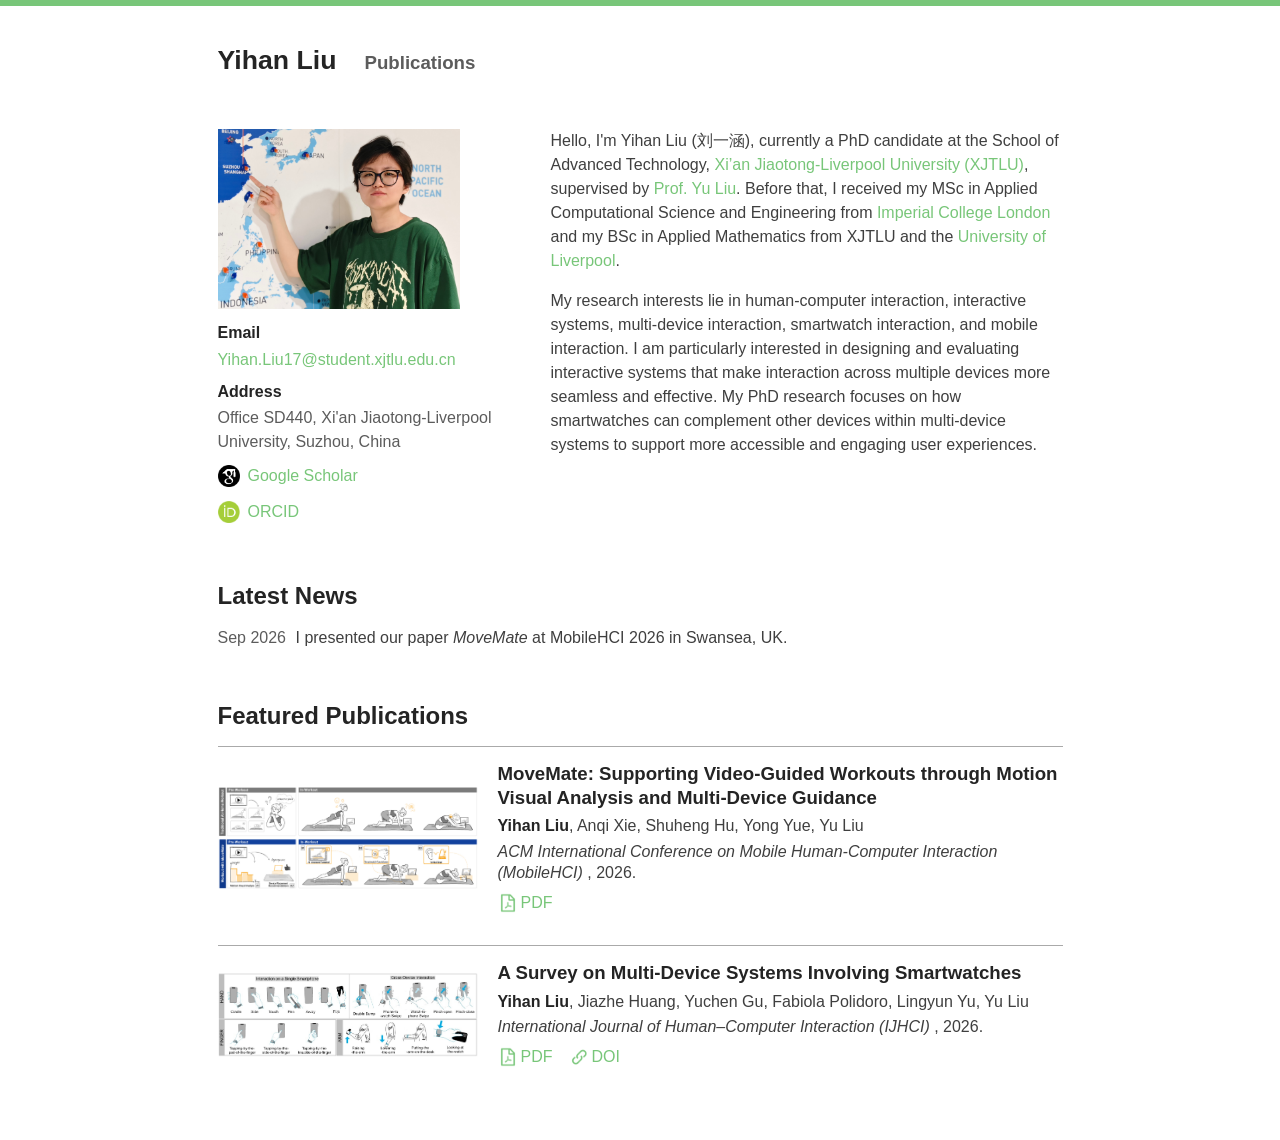
<file: index.html>
<!doctype html>
<html lang="en">
  <head>
    <meta charset="utf-8" />
    <meta name="viewport" content="width=device-width, initial-scale=1" />
    <meta
      name="description"
      content="Personal website of Yihan Liu."
    />
    <title>Yihan Liu</title>
    <link
      rel="icon"
      href="assets/images/icons/favicon.png"
      type="image/png"
    />
    <link rel="stylesheet" href="css/style.css" />
    <script src="js/script.js" defer></script>
  </head>
  <body>
    <div class="site-container">
      <header class="site-header">
        <nav class="site-navigation" aria-label="Primary navigation">
          <a
            class="site-navigation-name"
            href="index.html"
            aria-current="page"
          >
            Yihan Liu
          </a>
          <a class="site-navigation-page" href="publications.html">
            Publications
          </a>
        </nav>
      </header>

      <main
        class="page-content page-content--about"
        id="main-content"
        aria-label="About Me page"
      >
        <aside class="profile-panel" aria-label="Personal information">
          <img
            class="profile-photo"
            src="assets/images/profile/my-photo.png"
            alt="Portrait of Yihan Liu"
            width="2919"
            height="2170"
          />

          <section class="profile-details" aria-label="Contact information">
            <dl>
              <div>
                <dt>Email</dt>
                <dd>
                  <a
                    class="contact-link"
                    href="mailto:Yihan.Liu17@student.xjtlu.edu.cn"
                  >
                    Yihan.Liu17@student.xjtlu.edu.cn
                  </a>
                </dd>
              </div>
              <div>
                <dt>Address</dt>
                <dd>
                  Office SD440, Xi'an Jiaotong-Liverpool University, Suzhou,
                  China
                </dd>
              </div>
            </dl>

            <ul class="profile-links" aria-label="Academic profiles">
              <li>
                <a
                  href="https://scholar.google.com/citations?hl=en&amp;user=Bia2LrQAAAAJ"
                  target="_blank"
                  rel="noopener noreferrer"
                >
                  <img
                    src="assets/images/icons/google-scholar.png"
                    alt=""
                    width="1064"
                    height="1063"
                  />
                  <span>Google Scholar</span>
                </a>
              </li>
              <li>
                <a
                  href="https://orcid.org/my-orcid?orcid=0009-0009-0245-1204"
                  target="_blank"
                  rel="noopener noreferrer"
                >
                  <img
                    src="assets/images/icons/orcid.png"
                    alt=""
                    width="472"
                    height="468"
                  />
                  <span>ORCID</span>
                </a>
              </li>
            </ul>
          </section>
        </aside>

        <section class="biography-panel" aria-label="About Me">
          <p>
            Hello, I'm Yihan Liu (刘一涵), currently a PhD candidate at the School of
            Advanced Technology,
            <a
              class="biography-link"
              href="https://www.xjtlu.edu.cn/en"
              target="_blank"
              rel="noopener noreferrer"
              >Xi’an Jiaotong-Liverpool University (XJTLU)</a
            >, supervised by
            <a
              class="biography-link"
              href="https://6ris1.github.io/YuLiu-homepage.github.io/"
              target="_blank"
              rel="noopener noreferrer"
              >Prof. Yu Liu</a
            >. Before that, I received my MSc in Applied Computational Science
            and Engineering from
            <a
              class="biography-link"
              href="https://www.imperial.ac.uk/"
              target="_blank"
              rel="noopener noreferrer"
              >Imperial College London</a
            >
            and my BSc in Applied Mathematics from XJTLU and the
            <a
              class="biography-link"
              href="https://www.liverpool.ac.uk/"
              target="_blank"
              rel="noopener noreferrer"
              >University of Liverpool</a
            >.
          </p>
          <p>
            My research interests lie in human-computer interaction,
            interactive systems, multi-device interaction, smartwatch
            interaction, and mobile interaction. I am particularly
            interested in designing and evaluating interactive systems
            that make interaction across multiple devices more seamless
            and effective. My PhD research focuses on how smartwatches
            can complement other devices within multi-device systems
            to support more accessible and engaging user experiences.
          </p>
        </section>

        <section
          class="about-full-width-section"
          aria-labelledby="latest-news-heading"
        >
          <h2 id="latest-news-heading">Latest News</h2>

          <ul class="news-list">
            <li class="news-item">
              <time datetime="2026-09">Sep 2026</time>
              <p>
                I presented our paper <cite>MoveMate</cite> at MobileHCI 2026 in
                Swansea, UK.
              </p>
            </li>
          </ul>
        </section>

        <section
          class="about-full-width-section"
          aria-labelledby="featured-publications-heading"
        >
          <h2 id="featured-publications-heading">Featured Publications</h2>

          <div class="featured-publications-list">
            <article class="publication-card">
              <div class="publication-image">
                <div class="featured-publication-image">
                  <img
                    src="assets/images/publications/movemate.png"
                    alt="Comparison of a traditional video-guided workout and the MoveMate system"
                    width="4832"
                    height="1894"
                  />
                </div>
              </div>

              <div class="publication-details">
                <h3>
                  MoveMate: Supporting Video-Guided Workouts through Motion
                  Visual Analysis and Multi-Device Guidance
                </h3>
                <p class="publication-authors">
                  <strong>Yihan Liu</strong>, Anqi Xie, Shuheng Hu, Yong Yue, Yu
                  Liu
                </p>
                <p class="publication-venue">
                  <cite>
                    ACM International Conference on Mobile Human-Computer
                    Interaction (MobileHCI)
                  </cite>,
                  2026.
                </p>

                <div class="publication-links" aria-label="Publication links">
                  <a
                    href="assets/documents/publications/movemate.pdf"
                    target="_blank"
                    rel="noopener noreferrer"
                  >
                    <img
                      src="assets/images/icons/pdf.png"
                      alt=""
                      width="200"
                      height="200"
                    />
                    <span>PDF</span>
                  </a>
                </div>
              </div>
            </article>

            <article class="publication-card">
              <div class="publication-image">
                <div class="featured-publication-image">
                  <img
                    src="assets/images/publications/survey.jpg"
                    alt="Overview of smartwatch interaction techniques"
                    width="1334"
                    height="439"
                  />
                </div>
              </div>

              <div class="publication-details">
                <h3>
                  A Survey on Multi-Device Systems Involving Smartwatches
                </h3>
                <p class="publication-authors">
                  <strong>Yihan Liu</strong>, Jiazhe Huang, Yuchen Gu, Fabiola
                  Polidoro, Lingyun Yu, Yu Liu
                </p>
                <p class="publication-venue">
                  <cite>
                    International Journal of Human–Computer Interaction (IJHCI)
                  </cite>,
                  2026.
                </p>

                <div class="publication-links" aria-label="Publication links">
                  <a
                    href="assets/documents/publications/a-survey-on-multi-device-systems-involving-smartwatches.pdf"
                    target="_blank"
                    rel="noopener noreferrer"
                  >
                    <img
                      src="assets/images/icons/pdf.png"
                      alt=""
                      width="200"
                      height="200"
                    />
                    <span>PDF</span>
                  </a>
                  <a
                    href="https://www.tandfonline.com/doi/full/10.1080/10447318.2026.2643339"
                    target="_blank"
                    rel="noopener noreferrer"
                  >
                    <img
                      src="assets/images/icons/doi-link.png"
                      alt=""
                      width="200"
                      height="200"
                    />
                    <span>DOI</span>
                  </a>
                </div>
              </div>
            </article>
          </div>
        </section>

      </main>
    </div>
  </body>
</html>
</file>
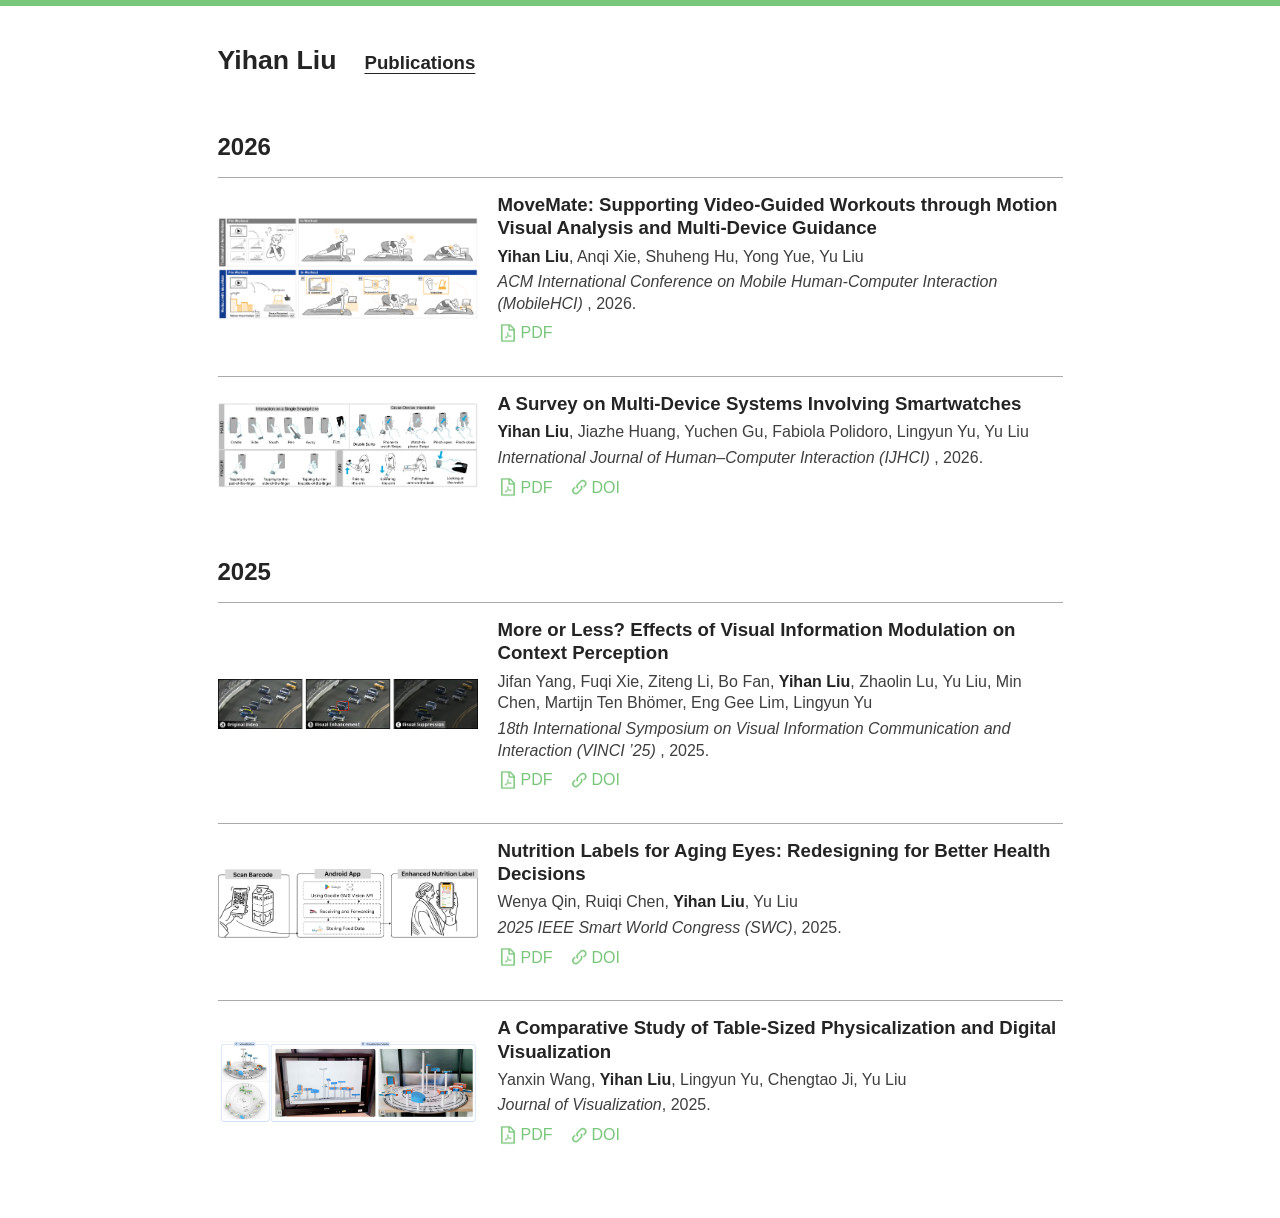
<file: publications.html>
<!doctype html>
<html lang="en">
  <head>
    <meta charset="utf-8" />
    <meta name="viewport" content="width=device-width, initial-scale=1" />
    <meta
      name="description"
      content="Publications by Yihan Liu."
    />
    <title>Yihan Liu</title>
    <link
      rel="icon"
      href="assets/images/icons/favicon.png"
      type="image/png"
    />
    <link rel="stylesheet" href="css/style.css" />
    <script src="js/script.js" defer></script>
  </head>
  <body>
    <div class="site-container">
      <header class="site-header">
        <nav class="site-navigation" aria-label="Primary navigation">
          <a class="site-navigation-name" href="index.html">Yihan Liu</a>
          <a
            class="site-navigation-page"
            href="publications.html"
            aria-current="page"
          >
            Publications
          </a>
        </nav>
      </header>

      <main
        class="page-content publications-page"
        id="main-content"
        aria-label="Publications page"
      >
        <section class="publication-year" aria-labelledby="year-2026">
          <h2 id="year-2026">2026</h2>

          <article class="publication-card">
            <div class="publication-image">
              <button
                class="publication-image-button"
                type="button"
                data-lightbox-src="assets/images/publications/movemate.png"
                aria-label="View full-size publication image"
              >
                <img
                  src="assets/images/publications/movemate.png"
                  alt="Comparison of a traditional video-guided workout and the MoveMate system"
                  width="4832"
                  height="1894"
                />
              </button>
            </div>

            <div class="publication-details">
              <h3>
                MoveMate: Supporting Video-Guided Workouts through Motion
                Visual Analysis and Multi-Device Guidance
              </h3>
              <p class="publication-authors">
                <strong>Yihan Liu</strong>, Anqi Xie, Shuheng Hu, Yong Yue,
                Yu Liu
              </p>
              <p class="publication-venue">
                <cite>
                  ACM International Conference on Mobile Human-Computer
                  Interaction (MobileHCI)
                </cite>,
                2026.
              </p>

              <div class="publication-links" aria-label="Publication links">
                <a
                  href="assets/documents/publications/movemate.pdf"
                  target="_blank"
                  rel="noopener noreferrer"
                >
                  <img
                    src="assets/images/icons/pdf.png"
                    alt=""
                    width="200"
                    height="200"
                  />
                  <span>PDF</span>
                </a>
              </div>
            </div>
          </article>

          <article class="publication-card">
            <div class="publication-image">
              <button
                class="publication-image-button"
                type="button"
                data-lightbox-src="assets/images/publications/survey.jpg"
                aria-label="View full-size publication image"
              >
                <img
                  src="assets/images/publications/survey.jpg"
                  alt="Overview of smartwatch interaction techniques"
                  width="1334"
                  height="439"
                />
              </button>
            </div>

            <div class="publication-details">
              <h3>
                A Survey on Multi-Device Systems Involving Smartwatches
              </h3>
              <p class="publication-authors">
                <strong>Yihan Liu</strong>, Jiazhe Huang, Yuchen Gu, Fabiola
                Polidoro, Lingyun Yu, Yu Liu
              </p>
              <p class="publication-venue">
                <cite>
                  International Journal of Human–Computer Interaction (IJHCI)
                </cite>,
                2026.
              </p>

              <div class="publication-links" aria-label="Publication links">
                <a
                  href="assets/documents/publications/a-survey-on-multi-device-systems-involving-smartwatches.pdf"
                  target="_blank"
                  rel="noopener noreferrer"
                >
                  <img
                    src="assets/images/icons/pdf.png"
                    alt=""
                    width="200"
                    height="200"
                  />
                  <span>PDF</span>
                </a>
                <a
                  href="https://www.tandfonline.com/doi/full/10.1080/10447318.2026.2643339"
                  target="_blank"
                  rel="noopener noreferrer"
                >
                  <img
                    src="assets/images/icons/doi-link.png"
                    alt=""
                    width="200"
                    height="200"
                  />
                  <span>DOI</span>
                </a>
              </div>
            </div>
          </article>

        </section>

        <section class="publication-year" aria-labelledby="year-2025">
          <h2 id="year-2025">2025</h2>

          <article class="publication-card">
            <div class="publication-image">
              <button
                class="publication-image-button"
                type="button"
                data-lightbox-src="assets/images/publications/more-or-less.png"
                aria-label="View full-size publication image"
              >
                <img
                  src="assets/images/publications/more-or-less.png"
                  alt="Original video, visual enhancement, and visual suppression conditions"
                  width="2510"
                  height="482"
                />
              </button>
            </div>

            <div class="publication-details">
              <h3>
                More or Less? Effects of Visual Information Modulation on
                Context Perception
              </h3>
              <p class="publication-authors">
                Jifan Yang, Fuqi Xie, Ziteng Li, Bo Fan,
                <strong>Yihan Liu</strong>, Zhaolin Lu, Yu Liu, Min Chen, Martijn
                Ten Bhömer, Eng Gee Lim, Lingyun Yu
              </p>
              <p class="publication-venue">
                <cite>
                  18th International Symposium on Visual Information
                  Communication and Interaction (VINCI ’25)
                </cite>,
                2025.
              </p>

              <div class="publication-links" aria-label="Publication links">
                <a
                  href="assets/documents/publications/more-or-less.pdf"
                  target="_blank"
                  rel="noopener noreferrer"
                >
                  <img
                    src="assets/images/icons/pdf.png"
                    alt=""
                    width="200"
                    height="200"
                  />
                  <span>PDF</span>
                </a>
                <a
                  href="https://dl.acm.org/doi/full/10.1145/3769534.3769568"
                  target="_blank"
                  rel="noopener noreferrer"
                >
                  <img
                    src="assets/images/icons/doi-link.png"
                    alt=""
                    width="200"
                    height="200"
                  />
                  <span>DOI</span>
                </a>
              </div>
            </div>
          </article>

          <article class="publication-card">
            <div class="publication-image">
              <button
                class="publication-image-button"
                type="button"
                data-lightbox-src="assets/images/publications/nutrition-labels.png"
                aria-label="View full-size publication image"
              >
                <img
                  src="assets/images/publications/nutrition-labels.png"
                  alt="System workflow for scanning a barcode and presenting an enhanced nutrition label"
                  width="1399"
                  height="375"
                />
              </button>
            </div>

            <div class="publication-details">
              <h3>
                Nutrition Labels for Aging Eyes: Redesigning for Better Health
                Decisions
              </h3>
              <p class="publication-authors">
                Wenya Qin, Ruiqi Chen, <strong>Yihan Liu</strong>, Yu Liu
              </p>
              <p class="publication-venue">
                <cite>2025 IEEE Smart World Congress (SWC)</cite>, 2025.
              </p>

              <div class="publication-links" aria-label="Publication links">
                <a
                  href="assets/documents/publications/nutrition-labels.pdf"
                  target="_blank"
                  rel="noopener noreferrer"
                >
                  <img
                    src="assets/images/icons/pdf.png"
                    alt=""
                    width="200"
                    height="200"
                  />
                  <span>PDF</span>
                </a>
                <a
                  href="https://ieeexplore.ieee.org/document/11394982"
                  target="_blank"
                  rel="noopener noreferrer"
                >
                  <img
                    src="assets/images/icons/doi-link.png"
                    alt=""
                    width="200"
                    height="200"
                  />
                  <span>DOI</span>
                </a>
              </div>
            </div>
          </article>

          <article class="publication-card">
            <div class="publication-image">
              <button
                class="publication-image-button"
                type="button"
                data-lightbox-src="assets/images/publications/physicalization-digital-visualization.png"
                aria-label="View full-size publication image"
              >
                <img
                  src="assets/images/publications/physicalization-digital-visualization.png"
                  alt="Comparison of table-sized physicalization and digital visualization"
                  width="868"
                  height="282"
                />
              </button>
            </div>

            <div class="publication-details">
              <h3>
                A Comparative Study of Table-Sized Physicalization and Digital
                Visualization
              </h3>
              <p class="publication-authors">
                Yanxin Wang, <strong>Yihan Liu</strong>, Lingyun Yu, Chengtao Ji,
                Yu Liu
              </p>
              <p class="publication-venue">
                <cite>Journal of Visualization</cite>, 2025.
              </p>

              <div class="publication-links" aria-label="Publication links">
                <a
                  href="assets/documents/publications/physicalization-digital-visualization.pdf"
                  target="_blank"
                  rel="noopener noreferrer"
                >
                  <img
                    src="assets/images/icons/pdf.png"
                    alt=""
                    width="200"
                    height="200"
                  />
                  <span>PDF</span>
                </a>
                <a
                  href="https://link.springer.com/article/10.1007/s12650-025-01056-7"
                  target="_blank"
                  rel="noopener noreferrer"
                >
                  <img
                    src="assets/images/icons/doi-link.png"
                    alt=""
                    width="200"
                    height="200"
                  />
                  <span>DOI</span>
                </a>
              </div>
            </div>
          </article>
        </section>
      </main>
    </div>

    <dialog
      class="image-lightbox"
      id="publication-lightbox"
      aria-label="Publication image gallery"
    >
      <div class="image-lightbox-gallery">
        <button
          class="image-lightbox-arrow image-lightbox-previous"
          type="button"
          aria-label="View previous image"
        >
          &#8249;
        </button>

        <figure class="image-lightbox-figure">
          <button
            class="image-lightbox-close"
            type="button"
            aria-label="Close image gallery"
          >
            &times;
          </button>
          <img class="image-lightbox-image" alt="" />
          <figcaption class="image-lightbox-counter" aria-live="polite">
            1 of 1
          </figcaption>
        </figure>

        <button
          class="image-lightbox-arrow image-lightbox-next"
          type="button"
          aria-label="View next image"
        >
          &#8250;
        </button>
      </div>
    </dialog>
  </body>
</html>
</file>
<file: css/style.css>
:root {
  /* 页面尺寸：后续可以直接修改这些数值。 */
  --page-max-width: 893px;
  --page-min-width: 20rem;
  --page-padding: clamp(1rem, 3vw, 2rem);
  --section-padding: clamp(1rem, 2.5vw, 1.5rem);

  /* About Me 左栏保持原来的宽度，页面缩窄部分只从右栏扣除。 */
  --profile-column-width: 333px;

  /* 导航项之间的距离。 */
  --navigation-gap: 28px;

  /* 全站字体：12pt 是普通正文的基础字号。 */
  --font-family: Calibri, "Segoe UI", sans-serif;
  --font-size-base: 12pt;
  --line-height-base: 1.5;

  /* 全站颜色。 */
  --color-background: #ffffff;
  --color-text: #3f3f3f;
  --color-heading: #242424;
  --color-secondary-text: #5c5c5c;
  --color-border: #aaaaaa;
  --color-link: #78c679;
  --color-link-hover: #addd8e;
}

*,
*::before,
*::after {
  box-sizing: border-box;
}

html {
  min-width: var(--page-min-width);
  color-scheme: light;
  background: var(--color-background);
  font-family: var(--font-family);
  font-size: var(--font-size-base);
  line-height: var(--line-height-base);
}

body {
  position: relative;
  min-width: var(--page-min-width);
  min-height: 100vh;
  margin: 0;
  color: var(--color-text);
  background: var(--color-background);
  /* 普通文字使用正常字重，仅在需要强调的位置单独加粗。 */
  font-weight: 400;
}

/* 页面最顶部的绿色强调横线，占满整个视口宽度。 */
body::before {
  position: fixed;
  z-index: 1000;
  top: 0;
  right: 0;
  left: 0;
  height: 6px;
  background: var(--color-link);
  content: "";
  pointer-events: none;
}

.site-container {
  width: min(
    calc(100% - var(--page-padding) - var(--page-padding)),
    var(--page-max-width)
  );
  min-height: calc(100vh - var(--page-padding) - var(--page-padding));
  margin: var(--page-padding) auto;
  border: 0;
}

.site-header {
  position: relative;
  margin-bottom: 16px;
}

.site-navigation {
  display: flex;
  flex-wrap: wrap;
  align-items: baseline;
  gap: var(--navigation-gap);
  padding: 14px var(--section-padding) 12px;
  border: 0;
}

.site-navigation a {
  display: inline-block;
  padding: 0;
  border: 0;
  color: var(--color-secondary-text);
  font-weight: 700;
  text-decoration: none;
}

.site-navigation .site-navigation-name {
  color: var(--color-heading);
  font-size: 20pt;
  line-height: 1.1;
}

.site-navigation-page {
  font-size: 14pt;
}

.site-navigation a[aria-current="page"] {
  color: var(--color-heading);
  text-decoration: none;
}

.site-navigation a.site-navigation-page[aria-current="page"] {
  text-decoration: underline;
  text-underline-offset: 0.2em;
}

.site-navigation a:hover,
.site-navigation a:focus-visible {
  color: var(--color-heading);
  text-decoration: underline;
  text-underline-offset: 0.2em;
}

.site-navigation a.site-navigation-name:hover,
.site-navigation a.site-navigation-name:focus-visible {
  text-decoration: none;
}

.page-content {
  min-height: 20rem;
  padding: var(--section-padding);
}

/* About Me 页面采用约一比二的左右布局。 */
.page-content--about {
  display: grid;
  grid-template-columns: var(--profile-column-width) minmax(0, 1fr);
  padding: 0;
}

.profile-panel,
.biography-panel {
  padding: var(--section-padding);
}

.profile-panel {
  border: 0;
}

.profile-photo {
  display: block;
  /* 个人照片宽度：修改 85% 可以继续调整大小。 */
  width: 85%;
  height: auto;
  margin-inline: 0 auto;
  border: 0;
}

.profile-details {
  margin-top: 12px;
}

.profile-details dl {
  margin: 0;
}

.profile-details dl div + div {
  margin-top: 8px;
}

.profile-details dt {
  color: var(--color-heading);
  font-weight: 700;
}

.profile-details dd {
  margin: 2pt 0 0;
  color: var(--color-secondary-text);
  overflow-wrap: anywhere;
}

/* 学术主页链接：左侧显示图标，右侧显示文字。 */
.profile-links {
  display: grid;
  gap: 6px;
  margin: 10px 0 0;
  padding: 0;
  list-style: none;
}

.profile-links a {
  display: inline-flex;
  align-items: center;
  gap: 8px;
}

.profile-links img {
  width: 22px;
  height: 22px;
  object-fit: contain;
  flex: 0 0 auto;
  filter: none;
}

.biography-panel p {
  margin: 0 0 12pt;
  font-weight: 400;
}

.page-content .biography-link {
  color: var(--color-link);
  text-decoration: none;
}

.page-content .biography-link:hover,
.page-content .biography-link:focus-visible {
  color: var(--color-link-hover);
  text-decoration: underline;
  text-underline-offset: 0.15em;
}

/* About Me 顶部保持两栏，后续小节跨越整个页面宽度。 */
.about-full-width-section {
  grid-column: 1 / -1;
  padding: var(--section-padding);
  border: 0;
}

.about-full-width-section h2 {
  margin: 0 0 12px;
  color: var(--color-heading);
  font-size: 18pt;
}

.featured-publications-list {
  display: grid;
}

.featured-publication-image img {
  width: 100%;
  height: auto;
  border: 0;
  transition:
    transform 140ms ease-out,
    box-shadow 140ms ease-out;
}

.featured-publication-image:hover img {
  position: relative;
  z-index: 1;
  transform: scale(1.015);
  box-shadow: 0 5px 14px rgb(0 0 0 / 20%);
}

/* Latest News 左侧使用固定宽度的日期列。 */
.news-list {
  margin: 0;
  padding: 0;
  list-style: none;
}

.news-item {
  display: grid;
  grid-template-columns: 70px minmax(0, 1fr);
  gap: 8px;
  align-items: start;
}

.news-item time {
  color: var(--color-secondary-text);
  font-weight: 400;
}

.news-item p {
  margin: 0;
  font-weight: 400;
}

.news-item cite {
  font-style: italic;
}

/* Publications 页面按年份排列论文卡片。 */
.publications-page {
  display: grid;
  gap: 40px;
}

.publication-year h2 {
  margin: 0 0 12px;
  color: var(--color-heading);
  font-size: 18pt;
}

.publication-card {
  position: relative;
  display: grid;
  grid-template-columns: 260px minmax(0, 1fr);
  gap: 20px;
  padding: 16px 0;
  border: 0;
}

/* 论文分隔线从卡片内部内容的起点开始。 */
.publication-card::before {
  position: absolute;
  top: 0;
  right: 0;
  left: 0;
  height: 0;
  border-top: 1px solid var(--color-border);
  content: "";
}

.publication-card + .publication-card {
  margin-top: 16px;
}

.publication-image-button {
  display: block;
  width: 100%;
  padding: 0;
  border: 0;
  background: none;
  cursor: zoom-in;
}

.publication-image {
  align-self: center;
}

.publication-image-button img {
  width: 100%;
  height: auto;
  border: 0;
  transition:
    transform 140ms ease-out,
    box-shadow 140ms ease-out;
}

.publication-image-button:hover img,
.publication-image-button:focus-visible img {
  position: relative;
  z-index: 1;
  transform: scale(1.015);
  box-shadow: 0 5px 14px rgb(0 0 0 / 20%);
}

/* 所有论文图片共享同一个全屏图库。 */
.image-lightbox {
  width: 100vw;
  max-width: none;
  height: 100dvh;
  max-height: none;
  margin: 0;
  padding: 24px;
  border: 0;
  background: transparent;
  overflow: hidden;
}

.image-lightbox::backdrop {
  background: rgb(30 30 30 / 58%);
  backdrop-filter: blur(5px);
}

.image-lightbox:not([open]) {
  display: none;
}

.image-lightbox[open] {
  display: grid;
  place-items: center;
}

.image-lightbox-gallery {
  display: grid;
  grid-template-columns: 32px minmax(0, auto) 32px;
  gap: 16px;
  align-items: center;
  max-width: 100%;
}

.image-lightbox-figure {
  position: relative;
  max-width: calc(100vw - 144px);
  margin: 0;
}

.image-lightbox-close {
  position: absolute;
  top: -38px;
  right: 0;
  width: 30px;
  height: 30px;
  padding: 0;
  border: 0;
  color: #ffffff;
  background: transparent;
  font-size: 24pt;
  line-height: 1;
  cursor: pointer;
}

.image-lightbox-arrow {
  padding: 0;
  border: 0;
  color: #ffffff;
  background: transparent;
  font-size: 30pt;
  line-height: 1;
  cursor: pointer;
}

.image-lightbox-arrow:disabled {
  opacity: 0.3;
  cursor: default;
}

.image-lightbox button:focus-visible {
  outline-color: #ffffff;
}

.image-lightbox-image {
  display: block;
  width: auto;
  max-width: 100%;
  height: auto;
  max-height: calc(100dvh - 120px);
  border: 0;
  box-shadow: 0 8px 24px rgb(0 0 0 / 35%);
}

.image-lightbox-counter {
  position: absolute;
  right: 0;
  bottom: -30px;
  color: #ffffff;
  font-size: 11pt;
  font-weight: 400;
}

.publication-details {
  line-height: 1.35;
}

.publication-details h3 {
  margin: 0 0 6px;
  color: var(--color-heading);
  font-size: 14pt;
  line-height: 1.25;
}

.publication-authors {
  margin: 0 0 4px;
  font-weight: 400;
}

.publication-venue {
  margin: 0;
  font-weight: 400;
}

.publication-authors strong {
  color: var(--color-heading);
  font-weight: 700;
}

.publication-venue cite {
  font-style: italic;
}

.publication-links {
  display: flex;
  flex-wrap: wrap;
  gap: 16px;
  margin-top: 8px;
}

.page-content .publication-links a {
  display: inline-flex;
  align-items: center;
  gap: 3px;
  color: var(--color-link);
  text-decoration: none;
}

.publication-links img {
  width: 20px;
  height: 20px;
  object-fit: contain;
  filter: none;
}

.page-content .publication-links a:hover,
.page-content .publication-links a:focus-visible {
  color: var(--color-link-hover);
  text-decoration: underline;
  text-underline-offset: 0.15em;
}

/* 窄屏幕下改为上下排列，避免两栏被过度压缩。 */
@media (max-width: 640px) {
  .page-content--about {
    grid-template-columns: 1fr;
  }

  .profile-panel {
    border-right: 0;
    border-bottom: 0;
  }

  .publication-card {
    grid-template-columns: 1fr;
  }

  .image-lightbox {
    padding-inline: 8px;
  }

  .image-lightbox-gallery {
    grid-template-columns: 28px minmax(0, auto) 28px;
    gap: 4px;
  }

  .image-lightbox-figure {
    max-width: calc(100vw - 72px);
  }
}

a {
  color: var(--color-link);
  text-decoration: none;
}

/* 只有页面正文中的文字链接使用链接颜色。 */
.page-content a {
  color: var(--color-link);
  text-decoration: underline;
  text-underline-offset: 0.15em;
}

/* 资料链接使用深绿色，图标保持原始颜色。 */
.page-content .profile-links a {
  color: var(--color-link);
  text-decoration: none;
}

.page-content .contact-link {
  color: var(--color-link);
  text-decoration: none;
}

.page-content .contact-link:hover,
.page-content .contact-link:focus-visible,
.page-content .profile-links a:hover,
.page-content .profile-links a:focus-visible {
  color: var(--color-link-hover);
  text-decoration: underline;
  text-underline-offset: 0.15em;
}

a:focus-visible,
button:focus-visible,
input:focus-visible,
select:focus-visible,
textarea:focus-visible {
  outline: 2px solid var(--color-text);
  outline-offset: 2px;
}

img,
picture,
svg,
video {
  display: block;
  max-width: 100%;
  height: auto;
}

button,
input,
select,
textarea {
  font: inherit;
  color: inherit;
}
</file>
